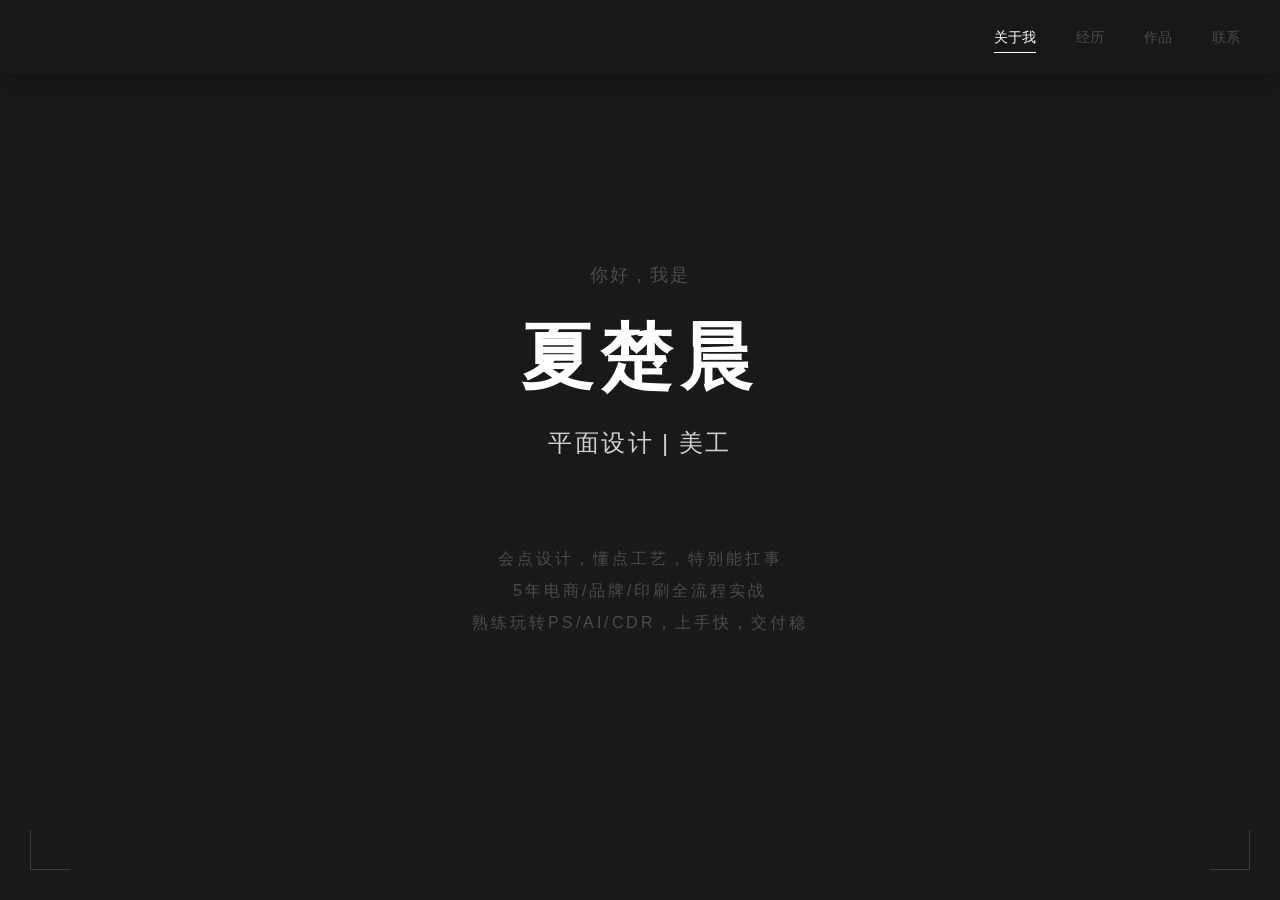
<file: index.html>
<!DOCTYPE html>
<html lang="zh-CN">
<head>
  <meta charset="UTF-8">
  <meta name="viewport" content="width=device-width, initial-scale=1.0">
  <meta name="description" content="个人简历 - 夏楚晨">
  <title>个人简历 - 夏楚晨</title>

  <!-- CSS 文件引用 -->
  <link rel="stylesheet" href="css/variables.css">
  <link rel="stylesheet" href="css/reset.css">
  <link rel="stylesheet" href="css/base.css">
  <link rel="stylesheet" href="css/layout.css">
  <link rel="stylesheet" href="css/components.css">
</head>
<body>

  <!-- 导航栏 -->
  <nav class="g-nav g-nav--scrolled">
    <div class="g-nav__container">
      <ul class="g-nav__list">
        <li><a href="index.html" class="g-nav__item g-nav__item--active">关于我</a></li>
        <li><a href="experience.html" class="g-nav__item">经历</a></li>
        <li><a href="works.html" class="g-nav__item">作品</a></li>
        <li><a href="contact.html" class="g-nav__item">联系</a></li>
      </ul>
    </div>
  </nav>

  <!-- 背景层 -->
  <div class="g-bg-layer">
    <div class="g-bg-image" id="about-bg"></div>
    <!-- 四角装饰 -->
    <div class="g-corner g-corner--top-left"></div>
    <div class="g-corner g-corner--top-right"></div>
    <div class="g-corner g-corner--bottom-left"></div>
    <div class="g-corner g-corner--bottom-right"></div>
  </div>

  <!-- 内容层 -->
  <main class="g-content">
    <div class="g-container">

      <!-- 首页/关于我 -->
      <section class="m-hero">
        <div class="m-hero__content">
          <p class="m-hero__greeting">你好，我是</p>
          <h1 class="m-hero__name">夏楚晨</h1>
          <p class="m-hero__title">平面设计 | 美工</p>
          <p class="m-hero__desc">
            会点设计，懂点工艺，特别能扛事<br>
            5 年电商 / 品牌 / 印刷全流程实战<br>
            熟练玩转 PS/AI/CDR，上手快，交付稳
          </p>
        </div>
      </section>

    </div>
  </main>

  <script src="js/app.js"></script>
</body>
</html>
</file>
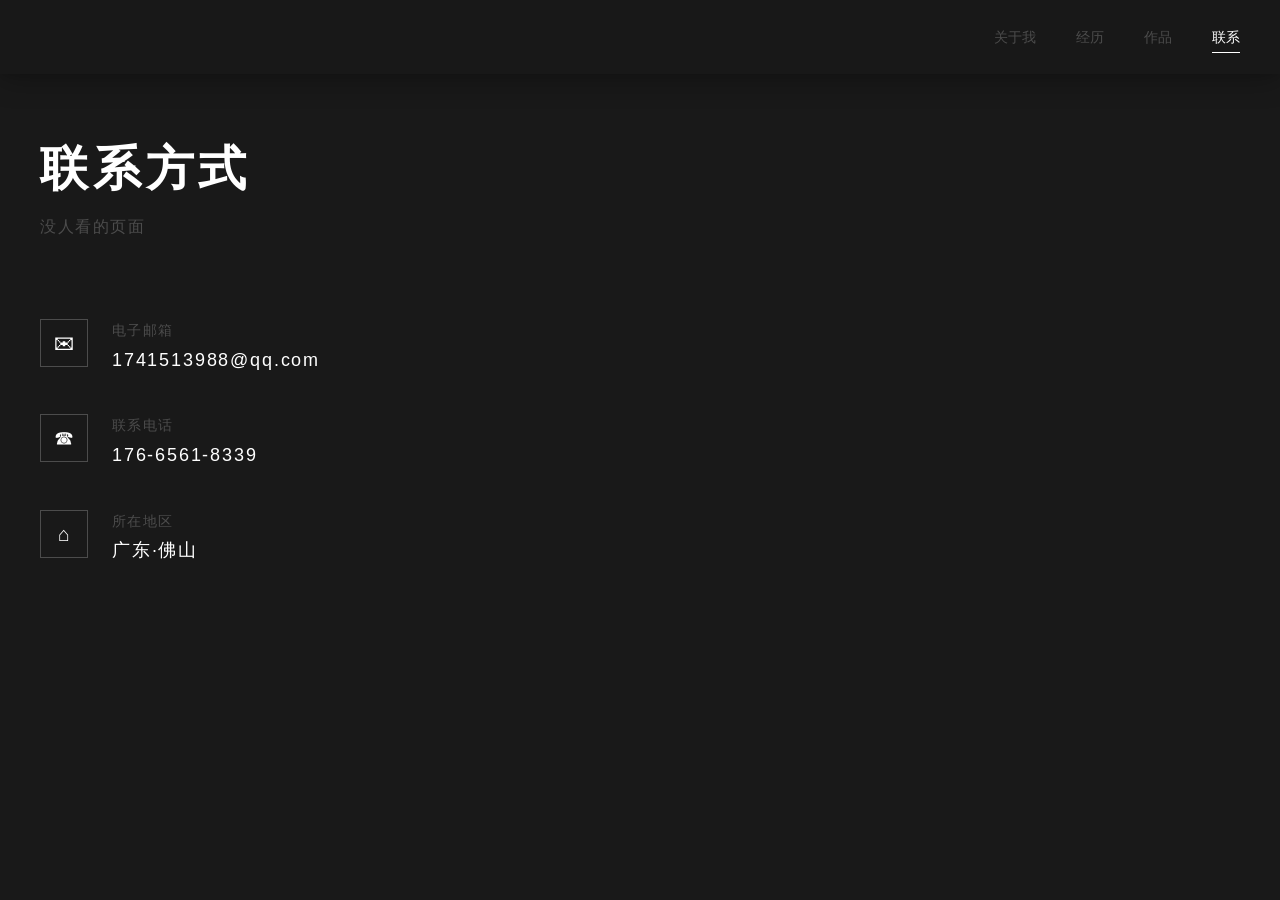
<file: contact.html>
<!DOCTYPE html>
<html lang="zh-CN">
<head>
  <meta charset="UTF-8">
  <meta name="viewport" content="width=device-width, initial-scale=1.0">
  <meta name="description" content="联系方式 - 夏楚晨">
  <title>联系方式 - 夏楚晨</title>

  <!-- CSS 文件引用 -->
  <link rel="stylesheet" href="css/variables.css">
  <link rel="stylesheet" href="css/reset.css">
  <link rel="stylesheet" href="css/base.css">
  <link rel="stylesheet" href="css/layout.css">
  <link rel="stylesheet" href="css/components.css">
</head>
<body>

  <!-- 导航栏 -->
  <nav class="g-nav g-nav--scrolled">
    <div class="g-nav__container">
      <ul class="g-nav__list">
        <li><a href="index.html" class="g-nav__item">关于我</a></li>
        <li><a href="experience.html" class="g-nav__item">经历</a></li>
        <li><a href="works.html" class="g-nav__item">作品</a></li>
        <li><a href="contact.html" class="g-nav__item g-nav__item--active">联系</a></li>
      </ul>
    </div>
  </nav>

  <!-- 背景层 -->
  <div class="g-bg-layer">
    <div class="g-bg-image" id="home-bg"></div>
  </div>

  <!-- 内容层 -->
  <main class="g-content" style="padding-top: 80px;">
    <div class="g-container">

      <!-- 联系方式 -->
      <section class="m-contact">
        <div class="m-header">
          <h2 class="m-title">联系方式</h2>
          <p class="m-subtitle">没人看的页面</p>
        </div>
        <div class="m-contact__content">
          <!-- 联系信息 -->
          <div class="m-contact__info">
            <!-- 邮箱 -->
            <div class="m-contact__item">
              <div class="m-contact__icon">✉</div>
              <div>
                <p class="m-contact__label">电子邮箱</p>
                <p class="m-contact__value">1741513988@qq.com</p>
              </div>
            </div>
            <!-- 电话 -->
            <div class="m-contact__item">
              <div class="m-contact__icon">☎</div>
              <div>
                <p class="m-contact__label">联系电话</p>
                <p class="m-contact__value">176-6561-8339</p>
              </div>
            </div>
            <!-- 地址 -->
            <div class="m-contact__item">
              <div class="m-contact__icon">⌂</div>
              <div>
                <p class="m-contact__label">所在地区</p>
                <p class="m-contact__value">广东 · 佛山</p>
              </div>
            </div>
          </div>
        </div>
      </section>

    </div>
  </main>

  <script src="js/app.js"></script>
</body>
</html>
</file>
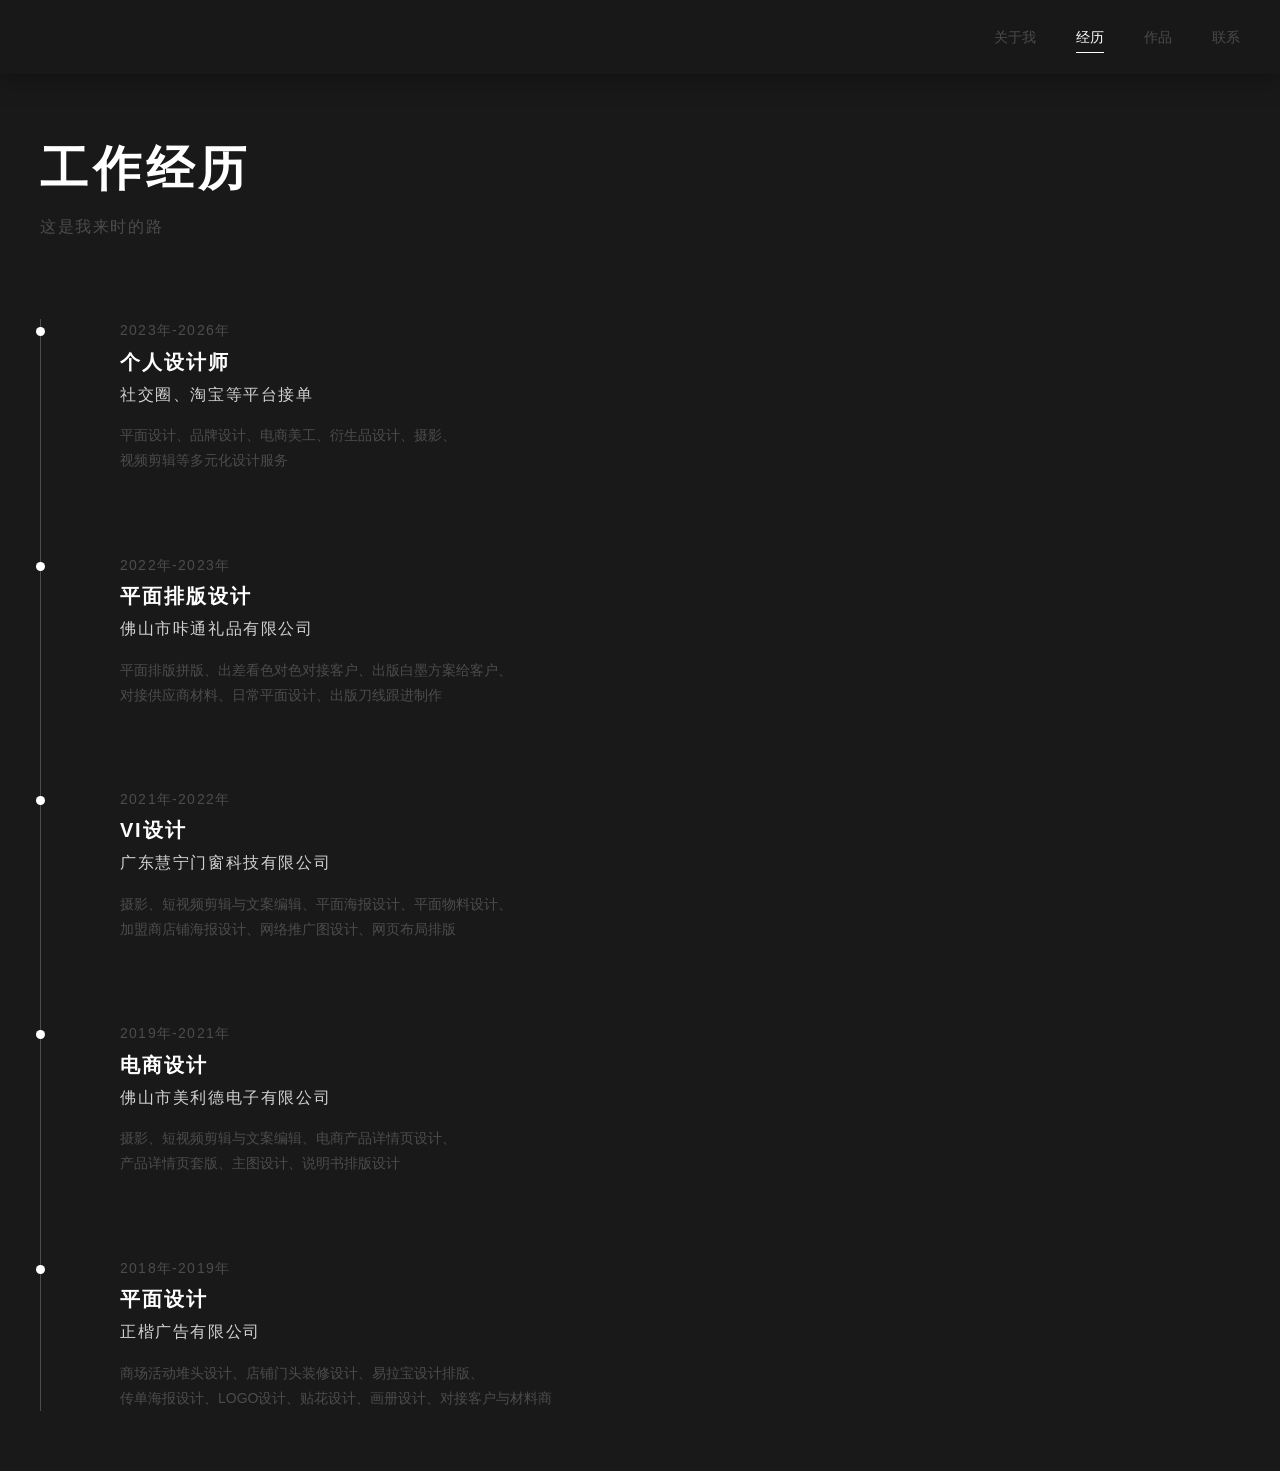
<file: experience.html>
<!DOCTYPE html>
<html lang="zh-CN">
<head>
  <meta charset="UTF-8">
  <meta name="viewport" content="width=device-width, initial-scale=1.0">
  <meta name="description" content="工作经历 - 夏楚晨">
  <title>工作经历 - 夏楚晨</title>

  <!-- CSS 文件引用 -->
  <link rel="stylesheet" href="css/variables.css">
  <link rel="stylesheet" href="css/reset.css">
  <link rel="stylesheet" href="css/base.css">
  <link rel="stylesheet" href="css/layout.css">
  <link rel="stylesheet" href="css/components.css">
</head>
<body>

  <!-- 导航栏 -->
  <nav class="g-nav g-nav--scrolled">
    <div class="g-nav__container">
      <ul class="g-nav__list">
        <li><a href="index.html" class="g-nav__item">关于我</a></li>
        <li><a href="experience.html" class="g-nav__item g-nav__item--active">经历</a></li>
        <li><a href="works.html" class="g-nav__item">作品</a></li>
        <li><a href="contact.html" class="g-nav__item">联系</a></li>
      </ul>
    </div>
  </nav>

  <!-- 背景层 -->
  <div class="g-bg-layer">
    <div class="g-bg-image" id="experience-bg"></div>
  </div>

  <!-- 内容层 -->
  <main class="g-content" style="padding-top: 80px;">
    <div class="g-container">

      <!-- 工作经历 -->
      <section class="m-experience">
        <div class="m-header">
          <h2 class="m-title">工作经历</h2>
          <p class="m-subtitle">这是我来时的路</p>
        </div>
        <div class="m-timeline">
          <!-- 经历条目 1 -->
          <div class="m-timeline__item">
            <p class="m-timeline__period">2023年 - 2026年</p>
            <h3 class="m-timeline__title">个人设计师</h3>
            <p class="m-timeline__company">社交圈、淘宝等平台接单</p>
            <p class="m-timeline__desc">
              平面设计、品牌设计、电商美工、衍生品设计、摄影、<br>
              视频剪辑等多元化设计服务
            </p>
          </div>
          <!-- 经历条目 2 -->
          <div class="m-timeline__item">
            <p class="m-timeline__period">2022年 - 2023年</p>
            <h3 class="m-timeline__title">平面排版设计</h3>
            <p class="m-timeline__company">佛山市咔通礼品有限公司</p>
            <p class="m-timeline__desc">
              平面排版拼版、出差看色对色对接客户、出版白墨方案给客户、<br>
              对接供应商材料、日常平面设计、出版刀线跟进制作
            </p>
          </div>
          <!-- 经历条目 3 -->
          <div class="m-timeline__item">
            <p class="m-timeline__period">2021年 - 2022年</p>
            <h3 class="m-timeline__title">VI设计</h3>
            <p class="m-timeline__company">广东慧宁门窗科技有限公司</p>
            <p class="m-timeline__desc">
              摄影、短视频剪辑与文案编辑、平面海报设计、平面物料设计、<br>
              加盟商店铺海报设计、网络推广图设计、网页布局排版
            </p>
          </div>
          <!-- 经历条目 4 -->
          <div class="m-timeline__item">
            <p class="m-timeline__period">2019年 - 2021年</p>
            <h3 class="m-timeline__title">电商设计</h3>
            <p class="m-timeline__company">佛山市美利德电子有限公司</p>
            <p class="m-timeline__desc">
              摄影、短视频剪辑与文案编辑、电商产品详情页设计、<br>
              产品详情页套版、主图设计、说明书排版设计
            </p>
          </div>
          <!-- 经历条目 5 -->
          <div class="m-timeline__item">
            <p class="m-timeline__period">2018年 - 2019年</p>
            <h3 class="m-timeline__title">平面设计</h3>
            <p class="m-timeline__company">正楷广告有限公司</p>
            <p class="m-timeline__desc">
              商场活动堆头设计、店铺门头装修设计、易拉宝设计排版、<br>
              传单海报设计、LOGO设计、贴花设计、画册设计、对接客户与材料商
            </p>
          </div>
        </div>
      </section>

    </div>
  </main>

  <script src="js/app.js"></script>
</body>
</html>
</file>
<file: css/variables.css>
/* ============================================
   CSS 变量定义 - 全站颜色、字体、尺寸配置
   ============================================ */
:root {
  /* ---- 颜色变量 ---- */
  --color-bg: #191919;           /* 深黑色 - 全局背景 */
  --color-muted: #4c4c4c;         /* 中灰色 - 辅助元素 */
  --color-text: #ffffff;          /* 纯白色 - 核心文字 */

  /* ---- 透明度变体 ---- */
  --opacity-high: 1;
  --opacity-medium: 0.8;
  --opacity-low: 0.6;
  --opacity-lower: 0.4;

  /* ---- 字体配置 ---- */
  --font-family: "Microsoft YaHei", "微软雅黑", sans-serif;
  --font-light: 300;
  --font-regular: 400;
  --font-bold: 700;

  /* ---- 尺寸变量 ---- */
  --viewport-width: 100vw;
  --viewport-height: 100vh;
  --content-max-width: 1440px;
  --padding-top: 60px;

  /* ---- 间距变量 ---- */
  --space-xs: 8px;
  --space-sm: 16px;
  --space-md: 24px;
  --space-lg: 40px;
  --space-xl: 80px;

  /* ---- 层级变量 ---- */
  --z-stage: 0;      /* 全屏舞台层 */
  --z-bg: 1;        /* 背景层 */
  --z-content: 10;  /* 内容层 */
  --z-ui: 100;      /* 全局固定UI层 */

  /* ---- 动效变量 ---- */
  --transition-fast: 0.3s ease;
  --transition-normal: 0.4s ease;
  --transition-slow: 0.6s ease-out;
}
</file>
<file: css/base.css>
/* ============================================
   基础样式 - 文字、排版通用设置
   ============================================ */

/* ---- 内置隐藏式滚动条 ---- */
html {
  overflow-y: scroll;
}

::-webkit-scrollbar {
  width: 0px;
  height: 0px;
}

* {
  scrollbar-width: none;
  -ms-overflow-style: none;
}

/* ---- 全局文字样式 ---- */
.g-text-light {
  font-weight: var(--font-light);
}

.g-text-regular {
  font-weight: var(--font-regular);
}

.g-text-bold {
  font-weight: var(--font-bold);
}

/* ---- 全局透明度文字 ---- */
.g-text-muted {
  color: var(--color-muted);
}

.g-text-primary {
  color: var(--color-text);
}

/* ---- 全局字号 ---- */
.g-fs-xs { font-size: 12px; }
.g-fs-sm { font-size: 14px; }
.g-fs-md { font-size: 16px; }
.g-fs-lg { font-size: 20px; }
.g-fs-xl { font-size: 28px; }
.g-fs-2xl { font-size: 36px; }
.g-fs-3xl { font-size: 48px; }
.g-fs-4xl { font-size: 64px; }

/* ---- 全局行高 ---- */
.g-lh-tight { line-height: 1.2; }
.g-lh-normal { line-height: 1.6; }
.g-lh-loose { line-height: 2; }

/* ---- 全局字间距 ---- */
.g-ls-wide { letter-spacing: 0.1em; }
.g-ls-wider { letter-spacing: 0.2em; }
</file>
<file: css/layout.css>
/* ============================================
   布局样式 - 四层架构与页面布局
   ============================================ */

/* ---- 全屏舞台层 - 最外层容器 ---- */
.g-stage {
  position: relative;
  width: var(--viewport-width);
  height: var(--viewport-height);
  min-height: 100vh;
  overflow: hidden;
}

/* ---- 背景层 - 承载背景装饰 ---- */
.g-bg-layer {
  position: absolute;
  top: 0;
  left: 0;
  width: 100%;
  height: 100%;
  z-index: var(--z-bg);
  pointer-events: none;
}

/* ---- 内容层 - 页面具体内容 ---- */
.g-content-layer {
  position: relative;
  width: 100%;
  min-height: 100vh;
  z-index: var(--z-content);
}

/* ---- 内容容器 - 限制最大宽度并居中 ---- */
.g-container {
  width: 100%;
  max-width: var(--content-max-width);
  margin: 0 auto;
  padding: 0 var(--space-lg);
}

/* ---- 页面模块 - 独立外层包裹 ---- */
.g-section {
  position: relative;
  width: 100%;
  min-height: 100vh;
  display: flex;
  align-items: center;
  justify-content: center;
  padding: var(--padding-top) 0;
}

/* ---- 短页面垂直居中 ---- */
.g-section--centered {
  align-items: center;
}

/* ---- 长页面顶部对齐 ---- */
.g-section--top {
  align-items: flex-start;
}

/* ---- 全局固定UI层 - 浮在所有内容之上 ---- */
.g-ui-layer {
  position: fixed;
  top: 0;
  left: 0;
  width: 100%;
  height: 100%;
  z-index: var(--z-ui);
  pointer-events: none;
}

/* ---- 全局UI层内的交互元素 ---- */
.g-ui-layer > * {
  pointer-events: auto;
}

/* ============================================
   模块内部布局 - 仅相对父容器定位
   ============================================ */

/* ---- 模块包裹器 ---- */
.m-wrapper {
  width: 100%;
}

/* ---- 模块标题区 ---- */
.m-header {
  margin-bottom: var(--space-xl);
}

/* ---- 模块主标题 ---- */
.m-title {
  font-size: 48px;
  font-weight: var(--font-bold);
  margin-bottom: var(--space-sm);
}

/* ---- 模块副标题 ---- */
.m-subtitle {
  font-size: 16px;
  font-weight: var(--font-light);
  color: var(--color-muted);
  letter-spacing: 0.1em;
}

/* ---- 模块内容区 ---- */
.m-body {
  /* 内容区样式 */
}

/* ============================================
   Flexbox 辅助工具类
   ============================================ */
.g-flex { display: flex; }
.g-flex-col { flex-direction: column; }
.g-flex-center { align-items: center; justify-content: center; }
.g-flex-between { justify-content: space-between; }
.g-flex-wrap { flex-wrap: wrap; }
.g-flex-1 { flex: 1; }

/* ---- 网格布局辅助 ---- */
.g-grid { display: grid; }
.g-gap-sm { gap: var(--space-sm); }
.g-gap-md { gap: var(--space-md); }
.g-gap-lg { gap: var(--space-lg); }
</file>
<file: css/components.css>
/* ============================================
   组件样式 - 全局UI组件与模块组件
   ============================================ */

/* ============================================
   全局导航组件 g-nav
   ============================================ */
.g-nav {
  position: fixed;
  top: 0;
  left: 0;
  width: 100%;
  padding: var(--space-md) 0;
  z-index: calc(var(--z-ui) + 1);
  transition: background-color var(--transition-normal),
              backdrop-filter var(--transition-normal);
}

.g-nav--scrolled {
  background-color: rgba(25, 25, 25, 0.7);
  backdrop-filter: blur(20px);
  box-shadow: 0 4px 30px rgba(0, 0, 0, 0.3),
              0 0 10px rgba(0, 0, 0, 0.1);
}

.g-nav__container {
  display: flex;
  align-items: center;
  justify-content: flex-end;
  max-width: var(--content-max-width);
  margin: 0 auto;
  padding: 0 var(--space-lg);
}

.g-nav__logo {
  font-size: 20px;
  font-weight: var(--font-bold);
  letter-spacing: 0.1em;
}

.g-nav__list {
  display: flex;
  gap: var(--space-lg);
}

.g-nav__item {
  position: relative;
  font-size: 14px;
  font-weight: var(--font-regular);
  color: var(--color-muted);
  transition: color var(--transition-fast);
  padding: var(--space-xs) 0;
}

.g-nav__item a {
  display: inline-block;
}

.g-nav__item::after {
  content: '';
  position: absolute;
  bottom: 0;
  left: 0;
  width: 0;
  height: 1px;
  background-color: var(--color-text);
  transition: width var(--transition-fast);
}

.g-nav__item:hover,
.g-nav__item--active {
  color: var(--color-text);
}

.g-nav__item:hover::after,
.g-nav__item--active::after {
  width: 100%;
}

/* ============================================
   背景图片样式
   ============================================ */
.g-bg-image {
  position: fixed;
  top: 0;
  left: 0;
  width: 100%;
  height: 100%;
  background-image: url('https://grjltp-1305447954.cos.ap-guangzhou.myqcloud.com/zyk/wy/hf.png');
  background-size: cover;
  background-position: center center;
  background-repeat: no-repeat;
  opacity: 0.3;
  z-index: -1;
}

#home-bg {
  background-image: url('https://grjltp-1305447954.cos.ap-guangzhou.myqcloud.com/zyk/wy/hf.png');
  background-size: cover;
  background-position: center center;
}

/* 关于我页面背景 */
#about-bg {
  background-image: url('https://grjltp-1305447954.cos.ap-guangzhou.myqcloud.com/zyk/wy/hf2.png');
  background-size: cover;
  background-position: center center;
  opacity: 0.21;
}

/* 经历页面背景 */
#experience-bg {
  background-image: url('https://grjltp-1305447954.cos.ap-guangzhou.myqcloud.com/zyk/wy/hf3.png');
  background-size: cover;
  background-position: center center;
  opacity: 0.15;
}

/* 作品页面背景 */
#works-bg {
  background-image: url('https://grjltp-1305447954.cos.ap-guangzhou.myqcloud.com/zyk/wy/hf.png');
  background-size: cover;
  background-position: center center;
}

/* 背景和四角视差动画 */
.g-bg-image,
#home-bg,
.g-corner {
  will-change: transform;
}

/* ============================================
   文字交互动画 - 单字磁力拉扯效果
   ============================================ */
.magnetic-split {
  display: block;
}

.magnetic-char {
  display: inline-block;
  transition: transform 0.2s cubic-bezier(0.25, 0.46, 0.45, 0.94), opacity 0.3s ease;
  will-change: transform;
  letter-spacing: 0.1em;
}

.magnetic-char:hover {
  opacity: 0.5;
}

.magnetic-char--divider {
  margin: 0 8px;
}

.magnetic-char--small {
  letter-spacing: 3px;
}

/* ============================================
   四角装饰
   ============================================ */
.g-corner {
  position: absolute;
  width: 100px;
  height: 100px;
  opacity: 0.15;
  pointer-events: none;
}

.g-corner::before,
.g-corner::after {
  content: '';
  position: absolute;
  background-color: var(--color-text);
}

.g-corner--top-left {
  top: 30px;
  left: 30px;
}
.g-corner--top-left::before {
  top: 0;
  left: 0;
  width: 40px;
  height: 1px;
}
.g-corner--top-left::after {
  top: 0;
  left: 0;
  width: 1px;
  height: 40px;
}

.g-corner--top-right {
  top: 30px;
  right: 30px;
}
.g-corner--top-right::before {
  top: 0;
  right: 0;
  width: 40px;
  height: 1px;
}
.g-corner--top-right::after {
  top: 0;
  right: 0;
  width: 1px;
  height: 40px;
}

.g-corner--bottom-left {
  bottom: 30px;
  left: 30px;
}
.g-corner--bottom-left::before {
  bottom: 0;
  left: 0;
  width: 40px;
  height: 1px;
}
.g-corner--bottom-left::after {
  bottom: 0;
  left: 0;
  width: 1px;
  height: 40px;
}

.g-corner--bottom-right {
  bottom: 30px;
  right: 30px;
}
.g-corner--bottom-right::before {
  bottom: 0;
  right: 0;
  width: 40px;
  height: 1px;
}
.g-corner--bottom-right::after {
  bottom: 0;
  right: 0;
  width: 1px;
  height: 40px;
}

/* ============================================
   首页/关于我模块 m-hero
   ============================================ */
.m-hero {
  min-height: 100vh;
  display: flex;
  align-items: center;
  justify-content: center;
  text-align: center;
  padding: var(--padding-top) var(--space-lg);
}

.m-hero__content {
  max-width: 800px;
  text-align: center;
}

.m-hero__greeting {
  font-size: 18px;
  font-weight: var(--font-light);
  color: var(--color-muted);
  letter-spacing: 0.2em;
  margin-bottom: var(--space-md);
}

.m-hero__name {
  font-size: 72px;
  font-weight: var(--font-bold);
  letter-spacing: 0.1em;
  margin-bottom: var(--space-md);
}

.m-hero__title {
  font-size: 24px;
  font-weight: var(--font-regular);
  color: var(--color-text);
  opacity: var(--opacity-medium);
  margin-bottom: var(--space-xl);
}

.m-hero__desc {
  font-size: 16px;
  font-weight: var(--font-light);
  color: var(--color-muted);
  line-height: 2;
  max-width: 600px;
  margin: 0 auto;
}

/* ============================================
   经历模块 m-experience
   ============================================ */
.m-experience {
  padding: var(--padding-top) 0;
}

.m-timeline {
  position: relative;
  padding-left: var(--space-xl);
}

.m-timeline::before {
  content: '';
  position: absolute;
  left: 0;
  top: 0;
  bottom: 0;
  width: 1px;
  background-color: var(--color-muted);
}

.m-timeline__item {
  position: relative;
  padding-bottom: var(--space-xl);
}

.m-timeline__item:last-child {
  padding-bottom: 0;
}

.m-timeline__item::before {
  content: '';
  position: absolute;
  left: calc(-1 * var(--space-xl) - 4px);
  top: 8px;
  width: 9px;
  height: 9px;
  background-color: var(--color-text);
  border-radius: 50%;
}

.m-timeline__period {
  font-size: 14px;
  font-weight: var(--font-light);
  color: var(--color-muted);
  margin-bottom: var(--space-xs);
  letter-spacing: 0.1em;
}

.m-timeline__title {
  font-size: 20px;
  font-weight: var(--font-bold);
  margin-bottom: var(--space-xs);
}

.m-timeline__company {
  font-size: 16px;
  font-weight: var(--font-regular);
  color: var(--color-text);
  opacity: var(--opacity-medium);
  margin-bottom: var(--space-sm);
}

.m-timeline__desc {
  font-size: 14px;
  font-weight: var(--font-regular);
  color: var(--color-muted);
  line-height: 1.8;
}

/* ============================================
   作品模块 m-works
   ============================================ */
.m-works {
  padding: var(--padding-top) 0;
}

.m-works__categories {
  display: grid;
  grid-template-columns: repeat(5, 1fr);
  gap: var(--space-lg);
  transition: opacity 0.3s ease;
}

.m-works__categories.hidden {
  display: none;
}

.m-works__category-card {
  aspect-ratio: 1;
  background-color: rgba(76, 76, 76, 0.1);
  border: 1px solid var(--color-muted);
  border-radius: 5px;
  display: flex;
  flex-direction: column;
  align-items: center;
  justify-content: center;
  text-align: center;
  cursor: pointer;
  transition: all 0.3s ease;
}

.m-works__category-card:hover {
  border-color: var(--color-text);
  background-color: rgba(76, 76, 76, 0.2);
}

.m-works__category-card h3 {
  font-size: 20px;
  font-weight: var(--font-bold);
  margin-bottom: var(--space-sm);
}

.m-works__category-card p {
  font-size: 14px;
  color: var(--color-muted);
}

/* 移动端触摸动画 */
.m-works__category-card.touch-active {
  border-color: var(--color-text);
  background-color: rgba(76, 76, 76, 0.25);
  transform: scale(1.03);
}

/* 瀑布流区域 */
.m-works__masonry {
  display: none;
}

.m-works__masonry.active {
  display: block;
}

.m-works__back {
  background: none;
  border: 1px solid var(--color-muted);
  border-radius: 5px;
  color: var(--color-muted);
  padding: var(--space-sm) var(--space-lg);
  font-size: 14px;
  cursor: pointer;
  margin-bottom: var(--space-lg);
  transition: all 0.3s ease;
}

.m-works__back:hover {
  border-color: var(--color-text);
  color: var(--color-text);
}

.m-works__masonry-title {
  font-size: 28px;
  font-weight: var(--font-bold);
  margin-bottom: var(--space-lg);
}

.m-works__masonry-grid {
  position: relative;
  min-height: 200px;
}

.m-works__masonry-item {
  position: absolute;
  background-color: rgba(76, 76, 76, 0.1);
  border: 1px solid var(--color-muted);
  border-radius: 5px;
  overflow: hidden;
  cursor: pointer;
  transition: border-color 0.3s ease;
  box-sizing: border-box;
}

.m-works__masonry-item:hover {
  border-color: var(--color-text);
}

.m-works__masonry-item img {
  width: 100%;
  height: 100%;
  object-fit: cover;
  display: block;
}

/* 图片预览 */
.m-works__preview {
  position: fixed;
  top: 0;
  left: 0;
  width: 100%;
  height: 100%;
  background-color: rgba(76, 76, 76, 0.5);
  display: none;
  align-items: center;
  justify-content: center;
  z-index: 9999;
  cursor: zoom-out;
  overflow: hidden;
}

.m-works__preview.active {
  display: flex;
}

.m-works__preview-close {
  position: absolute;
  top: 20px;
  right: 20px;
  width: 44px;
  height: 44px;
  background-color: rgba(76, 76, 76, 0.7);
  border: 1px solid var(--color-muted);
  border-radius: 5px;
  color: var(--color-text);
  font-size: 24px;
  line-height: 1;
  cursor: pointer;
  z-index: 10000;
  transition: all 0.3s ease;
}

.m-works__preview-close:hover {
  background-color: rgba(76, 76, 76, 0.9);
  border-color: var(--color-text);
}

.m-works__preview-img {
  max-width: 90%;
  max-height: 90%;
  object-fit: contain;
  cursor: default;
  box-shadow: 0 0 30px rgba(0, 0, 0, 0.5);
  transition: transform 0.1s ease;
  transform-origin: center center;
}

/* ============================================
   联系方式模块 m-contact
   ============================================ */
.m-contact {
  padding: var(--padding-top) 0;
}

.m-contact__content {
  display: grid;
  grid-template-columns: 1fr 1fr;
  gap: var(--space-xl);
}

.m-contact__info {
  display: flex;
  flex-direction: column;
  gap: var(--space-lg);
}

.m-contact__item {
  display: flex;
  align-items: flex-start;
  gap: var(--space-md);
}

.m-contact__icon {
  width: 48px;
  height: 48px;
  border: 1px solid var(--color-muted);
  display: flex;
  align-items: center;
  justify-content: center;
  font-size: 20px;
  flex-shrink: 0;
}

.m-contact__label {
  font-size: 14px;
  font-weight: var(--font-light);
  color: var(--color-muted);
  margin-bottom: 4px;
}

.m-contact__value {
  font-size: 18px;
  font-weight: var(--font-regular);
}

.m-contact__form {
  display: flex;
  flex-direction: column;
  gap: var(--space-md);
}

.m-form__group {
  display: flex;
  flex-direction: column;
  gap: var(--space-xs);
}

.m-form__label {
  font-size: 14px;
  font-weight: var(--font-regular);
  color: var(--color-muted);
}

.m-form__input,
.m-form__textarea {
  width: 100%;
  padding: var(--space-sm);
  background-color: transparent;
  border: 1px solid var(--color-muted);
  color: var(--color-text);
  font-family: inherit;
  font-size: 16px;
  transition: border-color var(--transition-fast);
}

.m-form__input:focus,
.m-form__textarea:focus {
  outline: none;
  border-color: var(--color-text);
}

.m-form__textarea {
  resize: vertical;
  min-height: 120px;
}

.m-form__btn {
  align-self: flex-start;
  padding: var(--space-sm) var(--space-lg);
  border: 1px solid var(--color-text);
  font-size: 14px;
  font-weight: var(--font-regular);
  letter-spacing: 0.1em;
  transition: background-color var(--transition-fast),
              color var(--transition-fast);
}

.m-form__btn:hover {
  background-color: var(--color-text);
  color: var(--color-bg);
}

/* ============================================
   动画类 - 元素进入动画
   ============================================ */
.g-fade-in {
  opacity: 0;
  transform: translateY(30px);
  transition: opacity 0.8s ease-out, transform 0.8s ease-out;
}

.g-fade-in--visible {
  opacity: 1;
  transform: translateY(0);
}

/* 延迟动画 */
.g-fade-in--delay-1 { transition-delay: 0.1s; }
.g-fade-in--delay-2 { transition-delay: 0.2s; }
.g-fade-in--delay-3 { transition-delay: 0.3s; }
.g-fade-in--delay-4 { transition-delay: 0.4s; }

/* ============================================
   响应式适配
   ============================================ */
@media (max-width: 768px) {
  :root {
    --padding-top: 80px;
  }

  .m-hero__name {
    font-size: 48px;
  }

  .m-hero__title {
    font-size: 18px;
  }

  .m-contact__content {
    grid-template-columns: 1fr;
  }

  .m-works__categories {
    grid-template-columns: 1fr;
    gap: var(--space-md);
  }

  .g-nav__list {
    display: flex !important;
  }

  /* 移动端背景出血线 */
  .g-bg-image {
    top: -20px;
    left: -20px;
    width: calc(100% + 40px);
    height: calc(100% + 40px);
  }
}
</file>
